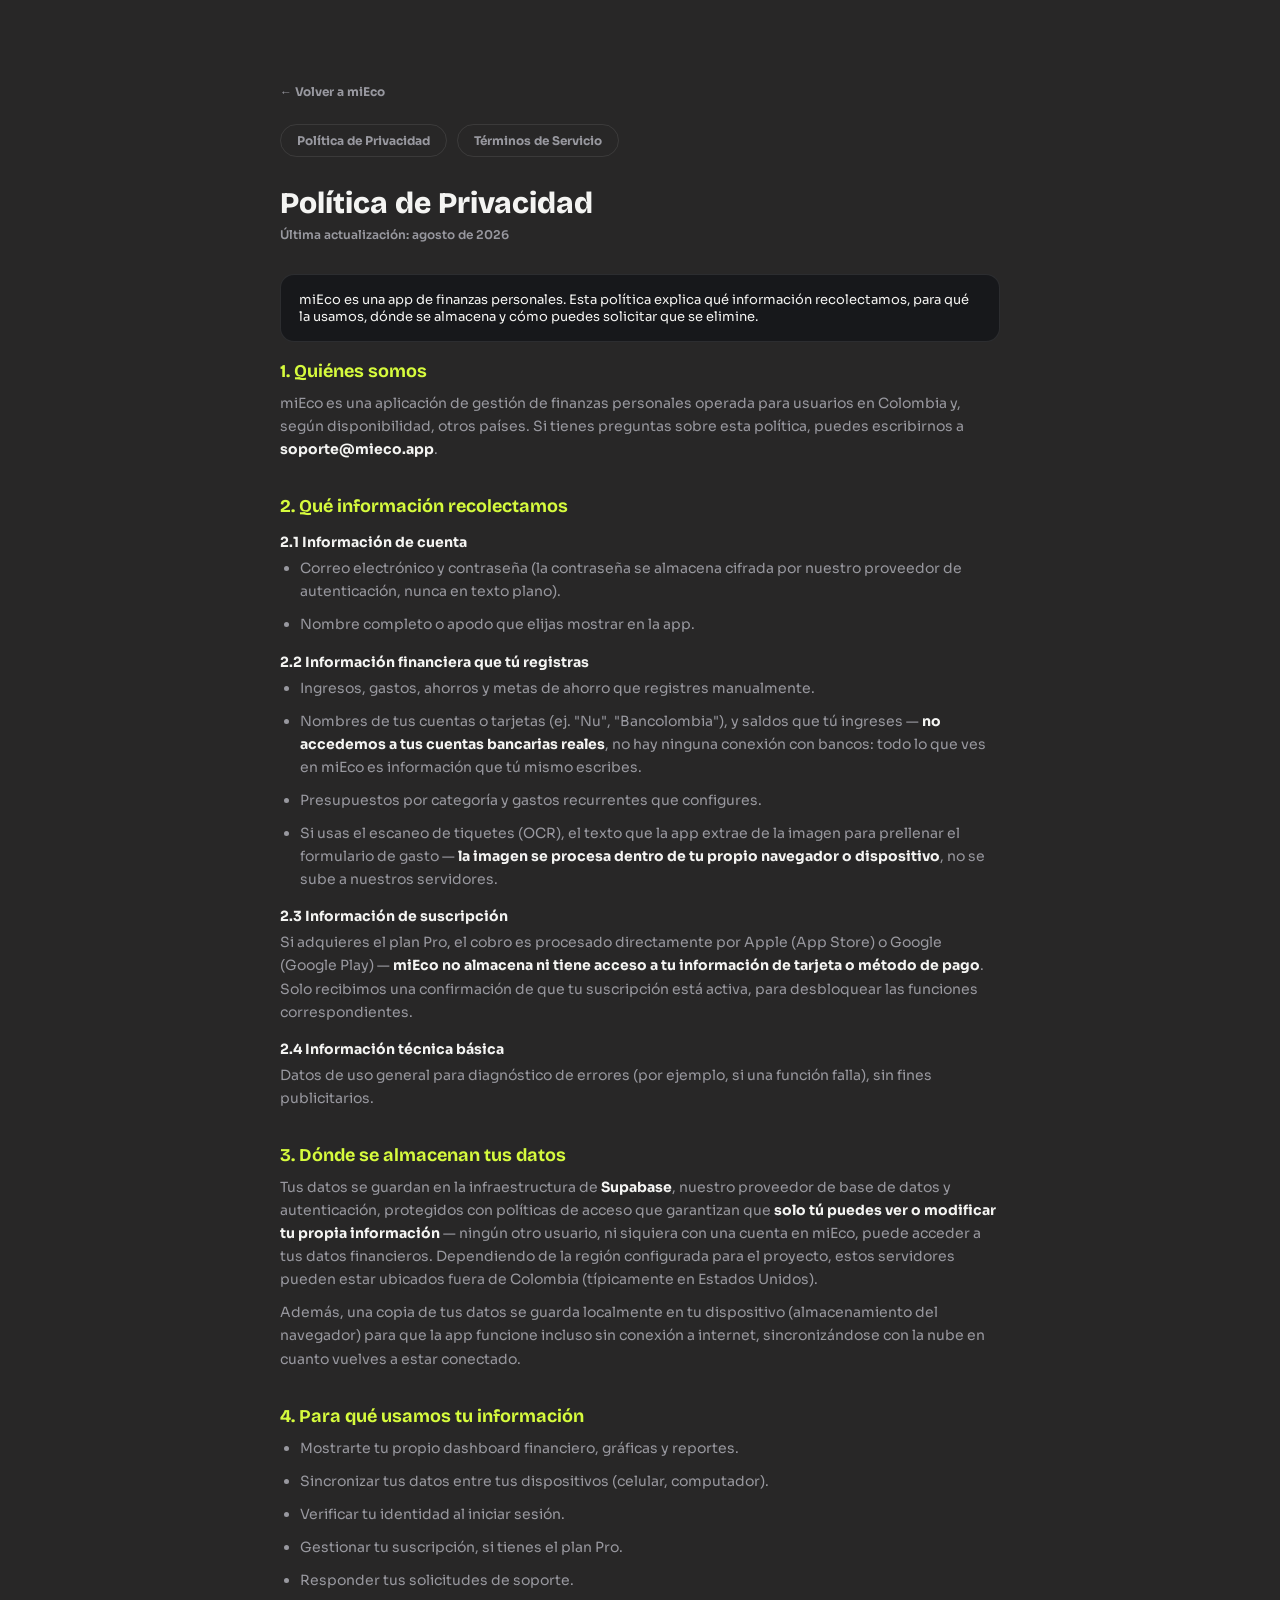
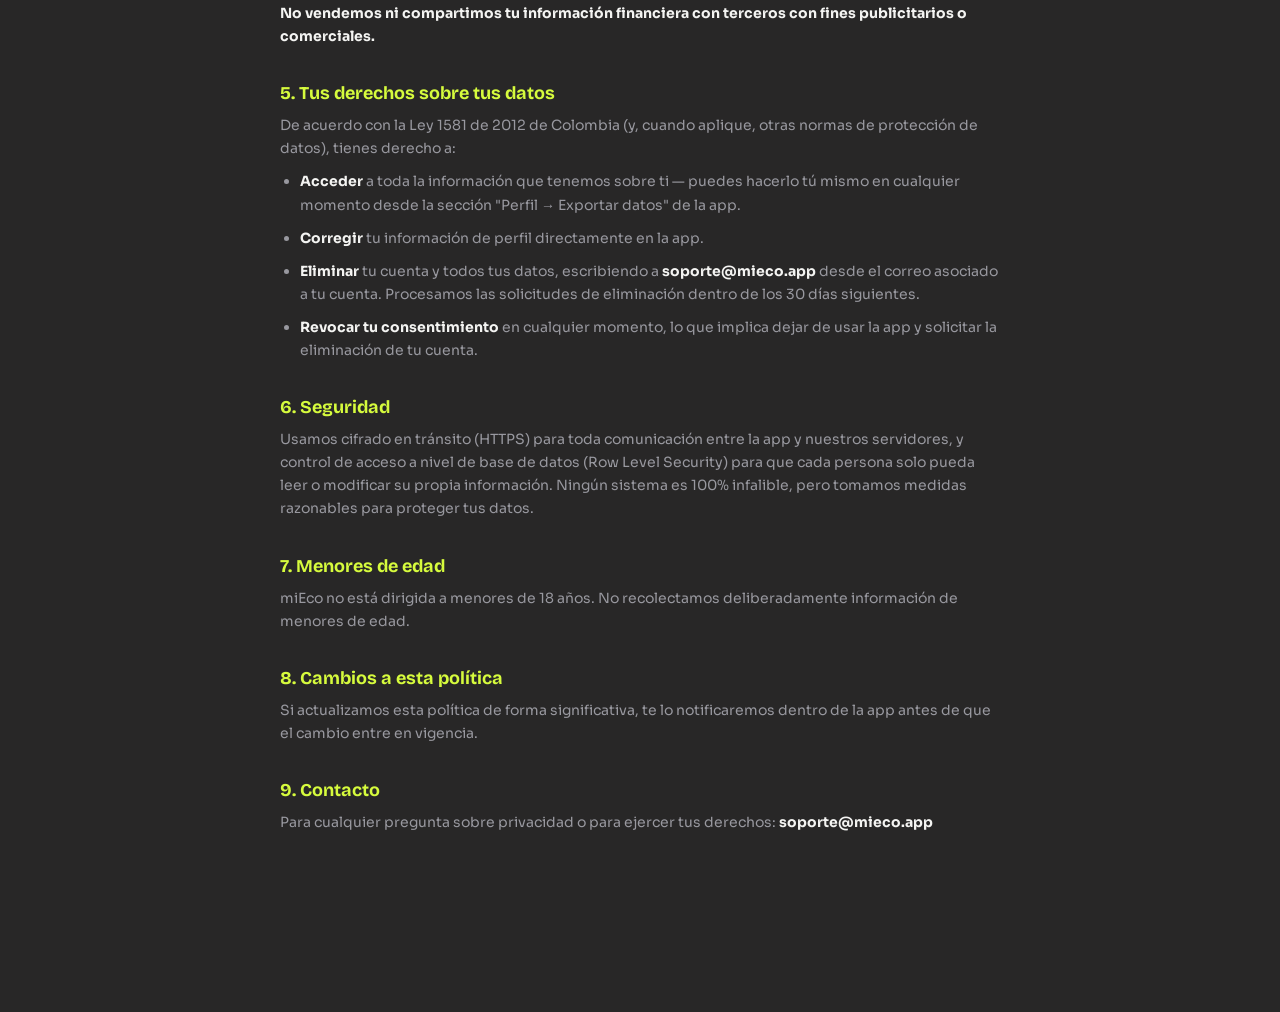
<file: legal.html>
<!DOCTYPE html>
<html lang="es">
<head>
<meta charset="UTF-8">
<meta name="viewport" content="width=device-width, initial-scale=1.0">
<title>miEco — Política de Privacidad y Términos de Servicio</title>
<link rel="preconnect" href="https://fonts.googleapis.com">
<link href="https://fonts.googleapis.com/css2?family=Sora:wght@400;600;700;800&family=Bricolage+Grotesque:wght@700;800&display=swap" rel="stylesheet">
<link rel="stylesheet" href="styles.css?v=25">
<style>
  .legal-wrap { max-width: 760px; margin: 0 auto; padding: 48px 20px 80px; color: var(--text); }
  .legal-nav { display: flex; gap: 10px; margin-bottom: 28px; flex-wrap: wrap; }
  .legal-nav a { padding: 8px 16px; border: 1px solid var(--line); border-radius: 999px; color: var(--sub); font: 700 12px 'Sora'; text-decoration: none; }
  .legal-nav a:hover, .legal-nav a.active { color: var(--ink); background: var(--lime); border-color: var(--lime); }
  .legal-wrap h1 { font: 800 30px 'Bricolage Grotesque'; margin-bottom: 6px; }
  .legal-updated { color: var(--sub); font-size: 12px; font-weight: 600; margin-bottom: 32px; }
  .legal-section { margin-bottom: 34px; }
  .legal-section h2 { font: 700 18px 'Bricolage Grotesque'; margin-bottom: 10px; color: var(--lime); }
  .legal-section h3 { font: 700 14px 'Sora'; margin: 16px 0 6px; color: var(--text); }
  .legal-section p, .legal-section li { font: 400 14px/1.65 'Sora'; color: var(--sub); margin-bottom: 10px; }
  .legal-section strong { color: var(--text); }
  .legal-section ul { padding-left: 20px; margin-bottom: 10px; }
  .legal-back { display: inline-block; margin-bottom: 24px; color: var(--sub); font: 700 12px 'Sora'; text-decoration: none; }
  .legal-back:hover { color: var(--lime); }
  .legal-callout { padding: 16px 18px; border: 1px solid var(--line); border-radius: 14px; background: var(--panel); margin-bottom: 18px; }
  .legal-callout p { margin: 0; color: var(--text); font-size: 13px; }
  #terminos { display: none; }
  body.show-terminos #terminos { display: block; }
  body.show-terminos #privacidad { display: none; }
</style>
</head>
<body style="background: var(--page);">
<div class="legal-wrap">
  <a class="legal-back" href="index.html">← Volver a miEco</a>
  <nav class="legal-nav">
    <a href="#privacidad" onclick="document.body.classList.remove('show-terminos')" class="nav-privacidad">Política de Privacidad</a>
    <a href="#terminos" onclick="document.body.classList.add('show-terminos')" class="nav-terminos">Términos de Servicio</a>
  </nav>

  <section id="privacidad">
    <h1>Política de Privacidad</h1>
    <div class="legal-updated">Última actualización: agosto de 2026</div>

    <div class="legal-callout">
      <p>miEco es una app de finanzas personales. Esta política explica qué información recolectamos, para qué la usamos, dónde se almacena y cómo puedes solicitar que se elimine.</p>
    </div>

    <div class="legal-section">
      <h2>1. Quiénes somos</h2>
      <p>miEco es una aplicación de gestión de finanzas personales operada para usuarios en Colombia y, según disponibilidad, otros países. Si tienes preguntas sobre esta política, puedes escribirnos a <strong>soporte@mieco.app</strong>.</p>
    </div>

    <div class="legal-section">
      <h2>2. Qué información recolectamos</h2>
      <h3>2.1 Información de cuenta</h3>
      <ul>
        <li>Correo electrónico y contraseña (la contraseña se almacena cifrada por nuestro proveedor de autenticación, nunca en texto plano).</li>
        <li>Nombre completo o apodo que elijas mostrar en la app.</li>
      </ul>
      <h3>2.2 Información financiera que tú registras</h3>
      <ul>
        <li>Ingresos, gastos, ahorros y metas de ahorro que registres manualmente.</li>
        <li>Nombres de tus cuentas o tarjetas (ej. "Nu", "Bancolombia"), y saldos que tú ingreses — <strong>no accedemos a tus cuentas bancarias reales</strong>, no hay ninguna conexión con bancos: todo lo que ves en miEco es información que tú mismo escribes.</li>
        <li>Presupuestos por categoría y gastos recurrentes que configures.</li>
        <li>Si usas el escaneo de tiquetes (OCR), el texto que la app extrae de la imagen para prellenar el formulario de gasto — <strong>la imagen se procesa dentro de tu propio navegador o dispositivo</strong>, no se sube a nuestros servidores.</li>
      </ul>
      <h3>2.3 Información de suscripción</h3>
      <p>Si adquieres el plan Pro, el cobro es procesado directamente por Apple (App Store) o Google (Google Play) — <strong>miEco no almacena ni tiene acceso a tu información de tarjeta o método de pago</strong>. Solo recibimos una confirmación de que tu suscripción está activa, para desbloquear las funciones correspondientes.</p>
      <h3>2.4 Información técnica básica</h3>
      <p>Datos de uso general para diagnóstico de errores (por ejemplo, si una función falla), sin fines publicitarios.</p>
    </div>

    <div class="legal-section">
      <h2>3. Dónde se almacenan tus datos</h2>
      <p>Tus datos se guardan en la infraestructura de <strong>Supabase</strong>, nuestro proveedor de base de datos y autenticación, protegidos con políticas de acceso que garantizan que <strong>solo tú puedes ver o modificar tu propia información</strong> — ningún otro usuario, ni siquiera con una cuenta en miEco, puede acceder a tus datos financieros. Dependiendo de la región configurada para el proyecto, estos servidores pueden estar ubicados fuera de Colombia (típicamente en Estados Unidos).</p>
      <p>Además, una copia de tus datos se guarda localmente en tu dispositivo (almacenamiento del navegador) para que la app funcione incluso sin conexión a internet, sincronizándose con la nube en cuanto vuelves a estar conectado.</p>
    </div>

    <div class="legal-section">
      <h2>4. Para qué usamos tu información</h2>
      <ul>
        <li>Mostrarte tu propio dashboard financiero, gráficas y reportes.</li>
        <li>Sincronizar tus datos entre tus dispositivos (celular, computador).</li>
        <li>Verificar tu identidad al iniciar sesión.</li>
        <li>Gestionar tu suscripción, si tienes el plan Pro.</li>
        <li>Responder tus solicitudes de soporte.</li>
      </ul>
      <p><strong>No vendemos ni compartimos tu información financiera con terceros con fines publicitarios o comerciales.</strong></p>
    </div>

    <div class="legal-section">
      <h2>5. Tus derechos sobre tus datos</h2>
      <p>De acuerdo con la Ley 1581 de 2012 de Colombia (y, cuando aplique, otras normas de protección de datos), tienes derecho a:</p>
      <ul>
        <li><strong>Acceder</strong> a toda la información que tenemos sobre ti — puedes hacerlo tú mismo en cualquier momento desde la sección "Perfil → Exportar datos" de la app.</li>
        <li><strong>Corregir</strong> tu información de perfil directamente en la app.</li>
        <li><strong>Eliminar</strong> tu cuenta y todos tus datos, escribiendo a <strong>soporte@mieco.app</strong> desde el correo asociado a tu cuenta. Procesamos las solicitudes de eliminación dentro de los 30 días siguientes.</li>
        <li><strong>Revocar tu consentimiento</strong> en cualquier momento, lo que implica dejar de usar la app y solicitar la eliminación de tu cuenta.</li>
      </ul>
    </div>

    <div class="legal-section">
      <h2>6. Seguridad</h2>
      <p>Usamos cifrado en tránsito (HTTPS) para toda comunicación entre la app y nuestros servidores, y control de acceso a nivel de base de datos (Row Level Security) para que cada persona solo pueda leer o modificar su propia información. Ningún sistema es 100% infalible, pero tomamos medidas razonables para proteger tus datos.</p>
    </div>

    <div class="legal-section">
      <h2>7. Menores de edad</h2>
      <p>miEco no está dirigida a menores de 18 años. No recolectamos deliberadamente información de menores de edad.</p>
    </div>

    <div class="legal-section">
      <h2>8. Cambios a esta política</h2>
      <p>Si actualizamos esta política de forma significativa, te lo notificaremos dentro de la app antes de que el cambio entre en vigencia.</p>
    </div>

    <div class="legal-section">
      <h2>9. Contacto</h2>
      <p>Para cualquier pregunta sobre privacidad o para ejercer tus derechos: <strong>soporte@mieco.app</strong></p>
    </div>
  </section>

  <section id="terminos">
    <h1>Términos de Servicio</h1>
    <div class="legal-updated">Última actualización: agosto de 2026</div>

    <div class="legal-callout">
      <p>Al usar miEco, aceptas estos términos. Léelos con calma — especialmente la sección de suscripciones.</p>
    </div>

    <div class="legal-section">
      <h2>1. Descripción del servicio</h2>
      <p>miEco es una aplicación de gestión de finanzas personales que te permite registrar ingresos, gastos, ahorros, presupuestos y metas financieras. <strong>miEco no es una entidad financiera, no ofrece asesoría financiera profesional, y no está conectada a tus cuentas bancarias reales</strong> — es una herramienta de registro y organización basada en la información que tú mismo ingresas.</p>
    </div>

    <div class="legal-section">
      <h2>2. Cuenta de usuario</h2>
      <ul>
        <li>Debes ser mayor de 18 años para crear una cuenta.</li>
        <li>Eres responsable de mantener la confidencialidad de tu contraseña.</li>
        <li>Eres responsable de la exactitud de la información financiera que registres.</li>
      </ul>
    </div>

    <div class="legal-section">
      <h2>3. Planes y suscripciones</h2>
      <h3>3.1 Plan gratuito</h3>
      <p>Incluye funciones básicas de registro con límites (una cuenta en la billetera, sin escaneo de tiquetes, sin presupuestos por categoría ni exportación por rango de fechas).</p>
      <h3>3.2 Plan Pro (suscripción)</h3>
      <p>Desbloquea todas las funciones de la app mediante un cobro <strong>recurrente y auto-renovable</strong>, mensual o anual según el plan que elijas al momento de suscribirte.</p>
      <ul>
        <li><strong>Auto-renovación:</strong> tu suscripción se renueva automáticamente al final de cada período (mes o año), a menos que la canceles antes de la fecha de renovación.</li>
        <li><strong>Cobro:</strong> el pago se procesa a través de tu cuenta de App Store o Google Play — miEco no gestiona directamente tu información de pago.</li>
        <li><strong>Cancelación:</strong> puedes cancelar en cualquier momento desde la configuración de tu cuenta de Apple o Google (Ajustes → Suscripciones). Al cancelar, conservas el acceso Pro hasta el final del período ya pagado.</li>
        <li><strong>Reembolsos:</strong> los reembolsos se rigen por las políticas de Apple o Google, según donde hayas adquirido la suscripción — miEco no procesa reembolsos directamente.</li>
        <li><strong>Cambios de precio:</strong> si en el futuro cambiamos el precio de la suscripción, te notificaremos con anticipación antes de que el nuevo precio te sea cobrado.</li>
      </ul>
    </div>

    <div class="legal-section">
      <h2>4. Uso aceptable</h2>
      <p>No puedes usar miEco para actividades ilegales, intentar acceder a cuentas de otros usuarios, ni realizar ingeniería inversa de la aplicación.</p>
    </div>

    <div class="legal-section">
      <h2>5. Limitación de responsabilidad</h2>
      <p><strong>miEco es una herramienta de organización, no un asesor financiero.</strong> Las decisiones financieras que tomes basándote en la información mostrada en la app son tu responsabilidad. No garantizamos que la app esté libre de errores en todo momento, aunque trabajamos activamente para corregirlos. En la medida permitida por la ley, miEco no será responsable por pérdidas financieras derivadas del uso de la aplicación.</p>
    </div>

    <div class="legal-section">
      <h2>6. Disponibilidad del servicio</h2>
      <p>Hacemos nuestro mejor esfuerzo para mantener la app disponible, pero puede haber interrupciones por mantenimiento o causas fuera de nuestro control (por ejemplo, de nuestro proveedor de infraestructura).</p>
    </div>

    <div class="legal-section">
      <h2>7. Terminación de cuenta</h2>
      <p>Puedes eliminar tu cuenta en cualquier momento escribiendo a soporte. Nos reservamos el derecho de suspender cuentas que violen estos términos.</p>
    </div>

    <div class="legal-section">
      <h2>8. Ley aplicable</h2>
      <p>Estos términos se rigen por las leyes de la República de Colombia.</p>
    </div>

    <div class="legal-section">
      <h2>9. Contacto</h2>
      <p><strong>soporte@mieco.app</strong></p>
    </div>
  </section>
</div>
<script>
  if (window.location.hash === '#terminos') document.body.classList.add('show-terminos');
</script>
</body>
</html>
</file>
<file: styles.css>
:root {
  --page: #282727;
  --card: #0B0B0C;
  --panel: #17181B;
  --panel-line: rgba(255,255,255,.09);
  --lime: #D6FB3D;
  --purple: #8C6BFF;
  --fuchsia: #F20F72;
  --white-card: #FFFFFF;
  --ink: #141414;
  --text: #F4F4F2;
  --sub: #98989F;
  --line: rgba(255,255,255,.09);
  --line-onlight: rgba(16,16,18,.10);
  --available: var(--lime);
  --expense: #FFFFFF;
  --tithe: var(--purple);
}

* { box-sizing: border-box; margin: 0; padding: 0; }

/* Busca el selector * { ... } y añade esto abajo */
button:focus-visible, input:focus-visible, select:focus-visible {
    outline: 2px solid var(--lime);
    outline-offset: 3px;
}

html { overflow-x: hidden; }

body {
  min-height: 100vh;
  overflow-x: hidden;
  padding: 32px 20px 64px;
  color: var(--text);
  font-family: 'Sora', sans-serif;
  background: var(--page);
}

.wrap { width: 100%; max-width: 1440px; margin: auto; }
.card { background: var(--card); color: var(--text); border-radius: 32px; padding: 20px; box-shadow: 0 30px 70px rgba(0,0,0,.35); width: 100%; }

/* Visibilidad de vistas */
.hidden { display: none !important; }

/* PANTALLA DE AUTENTICACIÓN */
.auth-wrapper {
  display: flex;
  align-items: stretch;
  justify-content: center;
  position: fixed;
  inset: 20px;
  gap: 24px;
}

.auth-visual {
  display: flex;
  flex: 1;
  flex-direction: column;
  align-items: center;
  justify-content: flex-end;
  padding: 48px 32px;
  border-radius: 32px;
  background: radial-gradient(120% 90% at 50% 0%, #eaffb0 0%, var(--lime) 32%, #1c2b06 72%, #0b0b0c 100%);
  text-align: center;
}
.auth-visual-mark { font-size: 46px; margin-bottom: 16px; filter: drop-shadow(0 4px 10px rgba(0,0,0,.35)); }
.auth-visual h2 { font: 800 26px 'Bricolage Grotesque'; color: #fff; margin-bottom: 8px; }
.auth-visual p { max-width: 260px; color: rgba(255,255,255,.75); font-size: 13px; line-height: 1.5; }

.auth-card {
  flex: 1;
  display: flex;
  flex-direction: column;
  justify-content: center;
  padding: 20px 12px;
  color: var(--text);
  overflow-y: auto;
}

.auth-tabs {
  display: flex;
  gap: 8px;
  background: var(--card);
  padding: 5px;
  border-radius: 999px;
  margin-bottom: 28px;
}

.auth-tab {
  flex: 1;
  padding: 11px;
  border: 0;
  border-radius: 999px;
  background: transparent;
  color: var(--sub);
  font: 700 12px 'Sora', sans-serif;
  cursor: pointer;
  transition: background .2s ease, color .2s ease;
}

.auth-tab.active {
  background: linear-gradient(145deg, #efffa5 0%, var(--lime) 55%, #9fd900 100%);
  color: var(--ink);
  box-shadow: 0 0 14px rgba(214,251,61,.2);
}

.auth-social { display: flex; gap: 10px; }
.social-btn { display: flex; flex: 1; align-items: center; justify-content: center; gap: 8px; padding: 11px; border: 1px solid rgba(255,255,255,.16); border-radius: 12px; background: var(--white-card); color: var(--ink); font: 700 12px 'Sora'; cursor: pointer; }
.social-btn:hover { background: #f0f0ec; }
.social-btn svg { width: 16px; height: 16px; flex: none; }

.auth-divider { display: flex; align-items: center; gap: 10px; color: var(--sub); font-size: 11px; text-transform: lowercase; }
.auth-divider::before, .auth-divider::after { content: ''; flex: 1; height: 1px; background: var(--line); }

.auth-switch { margin-top: 6px; color: var(--sub); font-size: 12px; text-align: center; }
.auth-switch button { padding: 0; border: 0; background: transparent; color: var(--lime); font: 700 12px 'Sora'; text-decoration: underline; cursor: pointer; }
.auth-switch button:hover { color: #fff; }

.auth-form {
  display: grid;
  gap: 16px;
}

.auth-form h2 {
  font-size: 24px;
  font-family: 'Bricolage Grotesque', sans-serif;
  letter-spacing: -.5px;
}

.auth-sub {
  color: var(--sub);
  font-size: 12px;
  margin-top: -8px;
  margin-bottom: 6px;
  line-height: 1.4;
}

.auth-form label {
  display: grid;
  gap: 6px;
  color: var(--sub);
  font-size: 11px;
  font-weight: 700;
}

.auth-form input {
  width: 100%;
  padding: 12px 14px;
  border: 1px solid rgba(255,255,255,0.16);
  border-radius: 12px;
  background: var(--white-card);
  color: var(--ink);
  font: inherit;
}

.full-btn {
  width: 100%;
  margin-top: 10px;
  justify-content: center;
  padding: 14px;
}

.link-btn {
  margin-top: 4px;
  padding: 6px;
  border: 0;
  background: transparent;
  color: var(--sub);
  font: 600 11px 'Sora';
  text-decoration: underline;
  cursor: pointer;
  text-align: center;
}
.link-btn:hover { color: var(--lime); }

.auth-feedback {
  margin-top: 18px;
  font-size: 12px;
  text-align: center;
  border-radius: 10px;
  padding: 8px;
  line-height: 1.4;
}
.auth-feedback.error { color: var(--fuchsia); background: rgba(242,15,114,0.1); }
.auth-feedback.success { color: var(--lime); background: rgba(214,251,61,0.1); }

/* Header y ticker */
.topbar { display: flex; gap: 16px; align-items: center; margin-bottom: 20px; flex-wrap: wrap; }
.logo { display: flex; flex-direction: column; min-width: 140px; line-height: 1; padding-right: 10px; }
.logo b, h1, h2, h3, .t { font-family: 'Bricolage Grotesque', sans-serif; }
.logo b { font-size: 28px; font-weight: 800; letter-spacing: -.5px; color: var(--lime); }
.logo span { margin-top: 6px; color: var(--sub); font-size: 9px; letter-spacing: 1.5px; text-transform: uppercase; }

/* Ticker responsivo */
.ticker { 
  flex: 1; 
  min-width: 0; 
  width: 100%;
  max-width: 100%;
  overflow: hidden; 
  padding: 14px 0; 
  border-radius: 999px; 
  background: var(--panel); 
  text-align: center; 
}
.ticker-track { display: flex; gap: 48px; width: max-content; white-space: nowrap; animation: scroll 26s linear infinite; }
.ticker-track span { color: var(--lime); font-size: 13px; font-weight: 700; }
.ticker-track span::after { content: '◆'; margin-left: 48px; color: var(--purple); opacity: .8; }
@keyframes scroll { to { transform: translateX(-50%); } }

.topbar-actions { display: flex; align-items: center; gap: 8px; flex: none; flex-wrap: wrap; }
.toggle { display: flex; justify-content: center; gap: 8px; align-items: center; padding: 12px 18px; border: 0; border-radius: 999px; background: linear-gradient(145deg, #363840 0%, var(--panel) 60%, #080809 100%); color: #fff; cursor: pointer; font: 600 12px 'Sora'; white-space: nowrap; box-shadow: 0 0 16px rgba(140,107,255,.14); }
.user-greeting { display: flex; align-items: center; gap: 6px; padding: 12px 18px; border-radius: 999px; background: linear-gradient(145deg, #363840 0%, var(--panel) 60%, #080809 100%); color: var(--text); font: 600 12px 'Sora'; white-space: nowrap; box-shadow: 0 0 16px rgba(140,107,255,.14); }
.user-greeting span { max-width: 140px; overflow: hidden; color: var(--lime); font-weight: 700; text-overflow: ellipsis; white-space: nowrap; }

/* Selector de Período y Día Actual */
.period-line-header {
  display: flex;
  align-items: center;
  justify-content: space-between;
  gap: 12px;
  margin-bottom: 20px;
}

.period-btn {
  display: inline-flex;
  align-items: center;
  gap: 8px;
  margin-bottom: 0;
  padding: 8px 16px;
  border: 1px solid var(--line);
  border-radius: 999px;
  background: var(--panel);
  color: var(--text);
  font: 700 12px 'Sora', sans-serif;
  cursor: pointer;
  transition: all .2s ease;
}

.period-btn:hover {
  border-color: var(--lime);
  color: var(--lime);
  background: rgba(214, 251, 61, 0.05);
}

.period-chevron {
  font-size: 10px;
  color: var(--sub);
  transition: transform .2s ease;
}

.period-btn:hover .period-chevron {
  color: var(--lime);
}

.today-badge {
  display: inline-flex;
  align-items: center;
  justify-content: center;
  padding: 6px 14px;
  border-radius: 999px;
  background: var(--card);
  border: 1px solid rgba(255, 255, 255, 0.12);
  color: var(--lime);
  font: 700 12px/1 'Sora', sans-serif;
  letter-spacing: 0.5px;
  box-shadow: 0 2px 8px rgba(0,0,0,0.2);
}

/* Layout general y navegación lateral */
.app-layout { display: grid; grid-template-columns: 76px 1fr; gap: 16px; }
.sidebar { display: flex; flex-direction: column; justify-content: space-between; align-items: center; gap: 12px; padding: 6px 0; }
.sidebar-top, .sidebar-bottom { display: flex; flex-direction: column; align-items: center; gap: 12px; }
.navcard-logout { background: linear-gradient(145deg, #ff6b9d 0%, var(--fuchsia) 55%, #a80a4c 100%); color: #fff; }
.navcard { display: flex; align-items: center; justify-content: center; width: 58px; height: 58px; padding: 0; border: 0; border-radius: 14px; cursor: pointer; font-size: 19px; background: var(--panel); color: #fff; transition: background .15s ease, color .15s ease, box-shadow .15s ease, transform .15s ease; }
.navcard:hover { transform: translateY(-2px); }
.navcard.active, .nc-blue.active, .nc-yellow.active, .nc-orange.active, .nc-green.active { background: linear-gradient(145deg, #efffa5 0%, var(--lime) 55%, #78aa00 100%); color: var(--ink); box-shadow: 0 0 20px rgba(214,251,61,.28); }
.nc-blue, .nc-yellow, .nc-orange, .nc-green { background: linear-gradient(145deg, #292a30 0%, var(--panel) 55%, #080809 100%); color: #fff; }

/* Vistas */
.views { min-width: 0; width: 100%; }
.view { display: none; width: 100%; }
.view.active { display: block; }

.balance-card { display: flex; min-height: 178px; flex-direction: column; justify-content: center; padding: 28px 34px; border-radius: 22px; background: linear-gradient(110deg, #efffa5 0%, var(--lime) 55%, #9fd900 100%); color: var(--ink); box-shadow: 0 0 34px rgba(214,251,61,.18); }
.balance-label { font-size: 13px; font-weight: 700; }
.balance-value { margin-top: 10px; font: 700 64px/1 'Bricolage Grotesque'; letter-spacing: -2px; word-break: break-word; }
.balance-caption { margin-top: 10px; font-size: 11px; font-weight: 600; opacity: .68; }

.cards-panel { display: flex; flex-direction: column; flex: 1; width: 100%; margin-bottom: 0; padding: 20px; border: 1px solid var(--line); border-radius: 22px; background: var(--panel); }
.cards-panel-heading { display: flex; align-items: center; justify-content: space-between; gap: 14px; margin-bottom: 14px; }
.section-kicker { color: var(--lime); font-size: 10px; font-weight: 700; letter-spacing: 1px; text-transform: uppercase; }
.cards-panel-heading h2 { margin-top: 3px; font-size: 23px; }
.cards-hint { color: var(--sub); font-size: 10px; }
.cards-stack { position: relative; height: 200px; touch-action: pan-y; user-select: none; }
.wallet-card { display: flex; position: absolute; left: 0; right: 0; bottom: 0; flex-direction: column; justify-content: space-between; height: 134px; padding: 18px 22px; border: 1px solid rgba(255,255,255,.16); border-radius: 26px; background: var(--card-gradient); color: #fff; cursor: grab; text-align: left; box-shadow: 0 16px 30px rgba(0,0,0,.32); transform: translateY(calc(var(--pos, 0) * -17px)) scale(calc(1 - var(--pos, 0) * .05)); transform-origin: center bottom; filter: brightness(calc(1 - var(--pos, 0) * .08)); transition: transform .38s cubic-bezier(.22,.61,.36,1), filter .3s ease, box-shadow .3s ease; touch-action: none; }
.wallet-card::before { content: ''; position: absolute; inset: 0; border-radius: inherit; background: linear-gradient(160deg, rgba(255,255,255,.3), rgba(255,255,255,0) 48%); pointer-events: none; }
.wallet-card:active { cursor: grabbing; }
.wallet-card.is-dragging { cursor: grabbing; transition: none; z-index: 100 !important; }
.wallet-top { display: flex; position: relative; z-index: 1; align-items: flex-start; justify-content: space-between; gap: 10px; }
.wallet-bottom { display: flex; position: relative; z-index: 1; flex-direction: row; align-items: flex-end; justify-content: space-between; gap: 10px; }
.wallet-balance-col { display: flex; flex-direction: column; min-width: 0; }
.wallet-last4 { flex: 0 0 auto; margin-right: 54px; color: rgba(255,255,255,.65); font-size: 11px; font-weight: 600; letter-spacing: .5px; white-space: nowrap; }
.wallet-network { position: absolute; right: 20px; bottom: 16px; z-index: 2; width: 40px; height: auto; pointer-events: none; filter: drop-shadow(0 2px 4px rgba(0,0,0,.25)); }
.wallet-name { display: block; font: 700 18px 'Bricolage Grotesque'; }
.wallet-balance { display: block; font: 700 29px 'Bricolage Grotesque'; letter-spacing: -1px; }
.wallet-spent { display: block; margin-top: 4px; color: rgba(255,255,255,.72); font-size: 10px; }
.wallet-edit { display: grid; flex: 0 0 auto; width: 28px; height: 28px; place-items: center; border-radius: 8px; background: rgba(0,0,0,.24); font-size: 19px; }
.wallet-currency-tag { display: inline-block; margin-left: 8px; padding: 2px 7px; border-radius: 999px; background: rgba(255,255,255,.22); font-size: 9px; font-weight: 700; letter-spacing: .4px; vertical-align: middle; }

.top-row { display: grid; grid-template-columns: minmax(0, 1fr) minmax(260px, .42fr); gap: 16px; align-items: stretch; margin-bottom: 16px; }
.left-col { display: flex; flex-direction: column; gap: 16px; min-width: 0; }
.top-side { display: flex; flex-direction: column; gap: 16px; }
.content { display: flex; min-height: 0; flex: 1; flex-direction: column; padding: 26px; border: 1px solid var(--line); border-radius: 22px; background: rgba(23,24,27,.72); backdrop-filter: blur(20px); -webkit-backdrop-filter: blur(20px); color: var(--text); }

.quick-actions { display: grid; grid-template-columns: 1fr 1fr; gap: 12px; margin-bottom: 0; }
.goal-card, .income-card { min-width: 0; min-height: 154px; padding: 18px; border-radius: 18px; }
.goal-card { position: relative; overflow: hidden; background: linear-gradient(145deg, #2b2d31 0%, var(--panel) 58%, #0c0c0d 100%); color: var(--text); box-shadow: 0 0 24px rgba(214,251,61,.08); }
.income-card { background: linear-gradient(145deg, #2b2d31 0%, var(--panel) 58%, #0c0c0d 100%); color: var(--text); box-shadow: 0 0 24px rgba(140,107,255,.12); }
.goal-card > * { position: relative; z-index: 1; }
.goal-heading { display: flex; align-items: center; justify-content: space-between; gap: 10px; font-size: 12px; font-weight: 700; }
.goal-add { display: grid; width: 32px; height: 32px; flex: 0 0 32px; place-items: center; border: 0; border-radius: 8px; background: linear-gradient(145deg, #efffa5 0%, var(--lime) 55%, #78aa00 100%); color: var(--ink); cursor: pointer; font-size: 22px; line-height: 1; box-shadow: 0 0 15px rgba(214,251,61,.24); }
.income-card .goal-add { background: linear-gradient(145deg, #c6b9ff 0%, var(--purple) 55%, #4c32b8 100%); color: #fff; box-shadow: 0 0 15px rgba(140,107,255,.3); }
.goal-value { margin-top: 24px; overflow-wrap: anywhere; font: 700 32px/1 'Bricolage Grotesque'; letter-spacing: -1px; }
.goal-track { position: absolute; z-index: 0; inset: 0; height: auto; margin: 0; overflow: hidden; border-radius: 0; background: transparent; }
.goal-track i { display: block; width: 0; height: 100%; border-radius: 0; background: var(--lime); opacity: .1; transition: width .25s ease; }
.goal-caption, .income-card-caption { margin-top: 8px; font-size: 10px; font-weight: 600; }
.goal-caption { color: #b0b0b5; opacity: .9; }
.income-card-value { margin-top: 24px; color: var(--lime); font: 700 32px/1 'Bricolage Grotesque'; letter-spacing: -1px; }
.income-card-caption { color: #b0b0b5; }

.goals-grid {
    display: grid;
    grid-template-columns: repeat(auto-fill, minmax(150px, 1fr));
    gap: 12px;
    margin-top: 15px;
}

.goal-mini-card {
    background: var(--card);
    padding: 12px;
    border-radius: 16px;
    border: 1px solid var(--line);
}

.goal-mini-card h4 { font-size: 12px; margin-bottom: 8px; }
.goal-mini-progress {
    height: 4px;
    background: rgba(255,255,255,0.1);
    border-radius: 999px;
    overflow: hidden;
}

.action-modal { position: fixed; inset: 0; width: calc(100% - 28px); max-width: 420px; margin: auto; padding: 0; border: 1px solid var(--purple); border-radius: 20px; background: var(--panel); color: var(--text); box-shadow: 0 24px 80px rgba(0,0,0,.65); }
.action-modal::backdrop { background: rgba(16,16,18,.72); backdrop-filter: blur(3px); }
.modal-content { display: grid; gap: 14px; padding: 24px; }
.modal-heading { display: flex; align-items: flex-start; justify-content: space-between; gap: 16px; }
.modal-heading h2 { margin-top: 4px; font-size: 25px; }
.modal-kicker { color: var(--lime); font-size: 10px; font-weight: 700; letter-spacing: 1px; text-transform: uppercase; }
.modal-copy { color: var(--sub); font-size: 12px; line-height: 1.5; }
.modal-content label { display: grid; gap: 7px; color: var(--sub); font-size: 11px; font-weight: 700; }
.modal-content input, .modal-content select { width: 100%; padding: 12px; border: 1px solid rgba(255,255,255,.16); border-radius: 10px; background: var(--white-card); color: var(--ink); font: inherit; }
.modal-close { width: 30px; height: 30px; border: 0; border-radius: 50%; background: var(--fuchsia); color: #fff; cursor: pointer; font-size: 22px; line-height: 1; }

.toggle-option {
  display: flex !important;
  align-items: center;
  justify-content: space-between;
  gap: 12px;
  cursor: pointer;
  padding: 8px 0;
}
.toggle-option input[type="checkbox"] {
  width: 20px;
  height: 20px;
  accent-color: var(--lime);
  cursor: pointer;
}

/* Modal Calendario / Selector de Meses */
.calendar-modal { max-width: 380px; }
.calendar-year-nav {
  display: flex;
  align-items: center;
  justify-content: space-between;
  margin: 10px 0 16px;
  padding: 8px 12px;
  background: var(--card);
  border-radius: 12px;
  border: 1px solid var(--line);
}

.calendar-year-title {
  font: 800 20px 'Bricolage Grotesque', sans-serif;
  color: var(--lime);
}

.year-nav-btn {
  width: 32px;
  height: 32px;
  border: 0;
  border-radius: 8px;
  background: var(--panel);
  color: var(--text);
  font-size: 16px;
  cursor: pointer;
  display: flex;
  align-items: center;
  justify-content: center;
  transition: background .2s ease, color .2s ease;
}

.year-nav-btn:hover {
  background: var(--lime);
  color: var(--ink);
}

.calendar-months-grid {
  display: grid;
  grid-template-columns: repeat(3, 1fr);
  gap: 8px;
}

.calendar-month-btn {
  padding: 12px 6px;
  border: 1px solid var(--line);
  border-radius: 12px;
  background: var(--card);
  color: var(--sub);
  font: 700 12px 'Sora', sans-serif;
  cursor: pointer;
  text-align: center;
  transition: all .2s ease;
}

.calendar-month-btn:hover {
  border-color: rgba(255,255,255,0.3);
  color: var(--text);
  background: rgba(255,255,255,0.05);
}

.calendar-month-btn.active {
  background: var(--lime);
  color: var(--ink);
  border-color: var(--lime);
  font-weight: 800;
  box-shadow: 0 0 12px rgba(214,251,61,0.3);
}

/* Gráfico circular (Dona) y leyenda */
.visual { padding: 20px; border: 1px solid var(--line); border-radius: 22px; background: var(--panel); }
.flow-chart { display: flex; flex-direction: column; align-items: center; text-align: center; }
.flow-chart h2 { margin-bottom: 14px; font-size: 20px; }

.pie-area {
  position: relative;
  width: 180px;
  height: 180px;
  margin: 0 auto;
}

.pie {
  width: 100%;
  height: 100%;
  overflow: visible;
}

.pie-center-hole {
  position: absolute;
  top: 50%;
  left: 50%;
  width: 86px;
  height: 86px;
  transform: translate(-50%, -50%);
  background: #141416;
  border-radius: 50%;
  pointer-events: none;
  z-index: 2;
}

.pie-segment {
  cursor: pointer;
  transform-origin: 100px 100px;
  transition: transform 0.25s cubic-bezier(0.175, 0.885, 0.32, 1.275), opacity 0.2s ease, filter 0.2s ease;
}

.pie-area:hover .pie-segment {
  opacity: 0.45;
}

.pie-area:hover .pie-segment:hover {
  opacity: 1;
  transform: scale(1.04);
  filter: drop-shadow(0px 0px 8px rgba(255, 255, 255, 0.25));
}


/* Insignia PRO para botones */
.pro-badge {
    background: linear-gradient(135deg, #FFD700, #FFA500);
    color: #000;
    font-size: 9px;
    font-weight: 800;
    padding: 2px 6px;
    border-radius: 4px;
    margin-left: 6px;
    text-transform: uppercase;
    vertical-align: middle;
}

/* Efecto borroso para secciones PRO bloqueadas */
.pro-locked-section {
    position: relative;
    overflow: hidden;
}

.pro-locked-blur {
    filter: blur(8px);
    pointer-events: none;
    user-select: none;
    opacity: 0.6;
}

.pro-lock-overlay {
    position: absolute;
    inset: 0;
    z-index: 10;
    display: flex;
    flex-direction: column;
    align-items: center;
    justify-content: center;
    background: rgba(23, 24, 27, 0.4);
    border-radius: 22px;
    cursor: pointer;
}

.pro-lock-overlay span {
    background: var(--lime);
    color: var(--ink);
    padding: 8px 16px;
    border-radius: 12px;
    font-weight: 700;
    font-size: 12px;
    box-shadow: 0 4px 15px rgba(214, 251, 61, 0.3);
}


/* Tooltip con indicador de flecha */
.pie-tooltip {
  position: absolute;
  z-index: 10;
  pointer-events: none;
  opacity: 0;
  transform: translate(-50%, -100%) scale(0.9);
  transition: opacity 0.2s ease, transform 0.2s ease;
  background: #101012;
  color: var(--text);
  border: 1px solid rgba(255, 255, 255, 0.2);
  padding: 6px 10px;
  border-radius: 8px;
  font-size: 11px;
  font-weight: 700;
  white-space: nowrap;
  box-shadow: 0 10px 25px rgba(0,0,0,0.5);
  text-align: center;
}

.pie-tooltip::after {
  content: '';
  position: absolute;
  bottom: -6px;
  left: 50%;
  transform: translateX(-50%);
  width: 0;
  height: 0;
  border-left: 6px solid transparent;
  border-right: 6px solid transparent;
  border-top: 6px solid #101012;
}

.pie-tooltip.active {
  opacity: 1;
  transform: translate(-50%, -115%) scale(1);
}

.pie-tooltip strong {
  display: block;
  font-size: 12px;
  color: var(--lime);
}

.flow-total-box {
  margin-top: 16px;
  text-align: center;
}

.flow-total {
  font: 700 28px 'Bricolage Grotesque';
  color: var(--lime);
  line-height: 1.1;
}

.flow-caption {
  color: var(--sub);
  font-size: 10px;
  margin-top: 2px;
}

.sync-badge {
  display: flex;
  align-items: center;
  gap: 8px;
  padding: 6px 12px;
  border-radius: 999px;
  font-size: 10px;
  font-weight: 700;
  text-transform: uppercase;
  letter-spacing: 0.5px;
  background: var(--panel);
  border: 1px solid var(--line);
  transition: all 0.3s ease;
}

.sync-dot {
  width: 8px;
  height: 8px;
  border-radius: 50%;
  background: #ccc;
  box-shadow: 0 0 8px rgba(0,0,0,0.2);
}

/* Estado Online */
.sync-badge.online {
  border-color: rgba(214, 251, 61, 0.3);
  color: var(--lime);
}
.sync-badge.online .sync-dot {
  background: var(--lime);
  box-shadow: 0 0 10px var(--lime);
  animation: pulse-green 2s infinite;
}

/* Estado Offline / Local */
.sync-badge.offline {
  border-color: rgba(242, 15, 114, 0.3);
  color: var(--fuchsia);
}
.sync-badge.offline .sync-dot {
  background: var(--fuchsia);
  box-shadow: none;
}

@keyframes pulse-green {
  0% { opacity: 1; }
  50% { opacity: 0.5; }
  100% { opacity: 1; }
}

.pie-legend { display: flex; flex-wrap: wrap; justify-content: center; gap: 10px; margin-top: 16px; }
.legend-item { display: flex; align-items: center; gap: 6px; color: var(--sub); font-size: 11px; font-weight: 600; }
.legend-dot { width: 8px; height: 8px; border-radius: 50%; }
.available-dot { background: var(--lime); }
.expense-dot { background: #FFFFFF; }
.tithe-dot { background: var(--purple); }
.savings-dot { background: var(--fuchsia); }

/* Stats de resumen de 4 barras */
.stats { display: grid; grid-template-columns: repeat(4, 1fr); gap: 12px; }
.stat { padding: 18px; border-radius: 18px; background: var(--panel); border: 1px solid var(--line); }
.stat .label { font-size: 11px; font-weight: 700; color: var(--sub); margin-bottom: 6px; }
.stat .value { font: 700 24px 'Bricolage Grotesque'; letter-spacing: -.5px; word-break: break-word; }
.bar-lime { border-left: 4px solid var(--lime); }
.bar-white { border-left: 4px solid #FFFFFF; }
.bar-purple { border-left: 4px solid var(--purple); }
.bar-fuchsia { border-left: 4px solid var(--fuchsia); }

/* Lista de ingresos */
.income-list { display: flex; flex-direction: column; gap: 8px; margin-top: 16px; max-height: 220px; overflow-y: auto; }
.entry { display: flex; align-items: center; justify-content: space-between; padding: 10px 14px; border-radius: 12px; background: var(--card); border: 1px solid var(--line); font-size: 12px; }
.entry span { display: flex; align-items: center; gap: 8px; font-weight: 600; }
.entry small { color: var(--sub); font-size: 10px; font-weight: 400; }
.entry strong { color: var(--lime); font-family: 'Bricolage Grotesque'; font-size: 15px; }

.remove { background: transparent; border: 0; color: var(--sub); cursor: pointer; font-size: 16px; padding: 2px 6px; border-radius: 4px; transition: color .15s, background .15s; }
.remove:hover { color: var(--fuchsia); background: rgba(242,15,114,0.12); }

/* Vistas: Gastos, Diezmo, Frecuencia, Ahorro */
.view-heading { display: flex; align-items: flex-start; justify-content: space-between; gap: 16px; margin-bottom: 20px; flex-wrap: wrap; }
.view-heading h1 { font-size: 32px; letter-spacing: -1px; margin-top: 4px; }
.lead { color: var(--sub); font-size: 13px; margin-top: 4px; }
.view-total { text-align: right; background: var(--panel); padding: 12px 20px; border-radius: 16px; border: 1px solid var(--line); }
.view-total span { display: block; color: var(--sub); font-size: 10px; font-weight: 700; text-transform: uppercase; }
.view-total strong { font: 700 24px 'Bricolage Grotesque'; color: #fff; }
.savings-total-card strong { color: var(--lime); }

.expense-layout { display: grid; grid-template-columns: 1fr minmax(280px, .4fr); gap: 16px; }
.tblcard { padding: 22px; border-radius: 22px; background: var(--panel); border: 1px solid var(--line); margin-top: 20px; margin-bottom: 20px; }
.section-heading { display: flex; align-items: center; justify-content: space-between; margin-bottom: 16px; }
.section-heading h3 { font-size: 18px; }
.tsub { color: #b0b0b5; font-size: 11px; margin-top: 2px; }

.expense-form { display: grid; grid-template-columns: repeat(auto-fit, minmax(140px, 1fr)); gap: 10px; margin-bottom: 16px; }
.expense-form label { display: flex; flex-direction: column; gap: 4px; color: var(--sub); font-size: 10px; font-weight: 700; }
.expense-form input, .expense-form select { width: 100%; padding: 10px; border-radius: 10px; border: 1px solid rgba(255,255,255,0.14); background: var(--white-card); color: var(--ink); font: inherit; font-size: 12px; }

.small-btn { display: inline-flex; align-items: center; justify-content: center; gap: 6px; padding: 10px 16px; border: 0; border-radius: 10px; background: linear-gradient(145deg, #efffa5 0%, var(--lime) 55%, #78aa00 100%); color: var(--ink); font: 700 12px 'Sora'; cursor: pointer; box-shadow: 0 0 12px rgba(214,251,61,.2); transition: transform .15s ease; align-self: flex-end; }
.small-btn:hover { transform: translateY(-1px); }

.expense-list { display: flex; flex-direction: column; gap: 8px; max-height: 280px; overflow-y: auto; margin-bottom: 16px; }
.expense-row { display: flex; align-items: center; justify-content: space-between; padding: 10px 14px; border-radius: 12px; background: var(--card); border: 1px solid var(--line); font-size: 12px; }
.expense-row span { display: flex; flex-direction: column; gap: 2px; font-weight: 600; }
.expense-row small { color: var(--sub); font-size: 10px; font-weight: 400; }
.expense-row strong { font-family: 'Bricolage Grotesque'; font-size: 15px; }

.fixed-row-list { border-left: 3px solid var(--purple); }
.fixed-check { display: flex; align-items: center; gap: 6px; cursor: pointer; font-size: 10px; color: var(--sub); }
.fixed-check input { accent-color: var(--lime); width: 14px; height: 14px; }

.expense-usage { margin-top: 14px; padding-top: 14px; border-top: 1px solid var(--line); }
.progress-label { display: flex; justify-content: space-between; font-size: 11px; font-weight: 700; color: var(--sub); margin-bottom: 6px; }
.progress { height: 8px; border-radius: 999px; background: var(--card); overflow: hidden; }
.progress div { height: 100%; width: 0; background: linear-gradient(90deg, var(--lime), var(--fuchsia)); border-radius: 999px; transition: width .3s ease; }

.category-list { display: flex; flex-direction: column; gap: 12px; }
.category-row { display: flex; flex-direction: column; gap: 4px; }
.category-row div:first-child { display: flex; justify-content: space-between; font-size: 12px; font-weight: 600; }
.category-track { height: 6px; border-radius: 999px; background: var(--card); overflow: hidden; }
.category-track i { display: block; height: 100%; background: var(--purple); border-radius: 999px; }

/* Vista Diezmo */
.tithe-verse { background: var(--panel); border: 1px solid var(--line); padding: 12px 18px; border-radius: 16px; font-family: 'Bricolage Grotesque'; font-size: 15px; color: var(--lime); text-align: right; }
.tithe-verse small { display: block; font-family: 'Sora'; font-size: 10px; color: var(--sub); margin-top: 2px; }
.tithe-focus { max-width: 520px; margin: 20px auto 0; text-align: center; }
.tithe-big { display: flex; flex-direction: column; align-items: center; gap: 10px; margin: 20px 0; }
.tithe-big span { font-size: 13px; font-weight: 700; color: var(--sub); }
.tithe-big strong { font: 800 54px 'Bricolage Grotesque'; color: var(--purple); letter-spacing: -1px; }
.check-label { display: flex; align-items: center; gap: 8px; font-size: 12px; font-weight: 700; cursor: pointer; margin-top: 6px; }
.check-label input { accent-color: var(--purple); width: 16px; height: 16px; }
.mini-note { color: var(--sub); font-size: 11px; margin-bottom: 24px; }
.church-giving { display: flex; align-items: center; justify-content: space-between; text-align: left; padding: 16px; border-radius: 14px; background: var(--card); border: 1px solid var(--line); gap: 12px; flex-wrap: wrap; }
.church-giving strong { display: block; font-size: 13px; }
.church-giving span { display: block; color: var(--sub); font-size: 10px; margin-top: 2px; }
.giving-button { display: inline-flex; align-items: center; gap: 4px; padding: 8px 14px; border-radius: 8px; background: var(--purple); color: #fff; text-decoration: none; font-size: 11px; font-weight: 700; white-space: nowrap; }

/* Vista Frecuencia */
.frequency-card { width: 100%; margin-top: 20px; overflow: hidden; }
.wave-key { display: flex; gap: 16px; font-size: 11px; font-weight: 700; color: var(--sub); }
.wave-key label { display: flex; align-items: center; gap: 6px; cursor: pointer; }
.wave-key input { accent-color: var(--lime); }
.key-income { display: inline-block; width: 12px; height: 3px; background: var(--lime); border-radius: 2px; }
.key-expense { display: inline-block; width: 12px; height: 3px; background: #FFFFFF; border-radius: 2px; }

.wave-chart-container {
  width: 100%;
  overflow-x: auto;
  padding-bottom: 8px;
}
.wave-chart { width: 100%; min-width: 700px; height: auto; display: block; }
.wave-income { fill: none; stroke: var(--lime); stroke-width: 3.5; stroke-linecap: round; stroke-linejoin: round; }
.wave-expense { fill: none; stroke: #FFFFFF; stroke-width: 3.5; stroke-linecap: round; stroke-linejoin: round; }
.wave-axis-line { stroke: #3a3a3f; stroke-width: 1; }
.wave-grid-line { stroke: rgba(255, 255, 255, 0.05); stroke-dasharray: 4 4; stroke-width: 1; }
.wave-label { fill: var(--sub); font-size: 10px; font-weight: 600; font-family: 'Sora', sans-serif; }
.wave-axis-title { fill: var(--lime); font-size: 9px; font-weight: 700; font-family: 'Sora', sans-serif; }

/* Vista Ahorro */
.fixed-expenses { background: var(--card); border-radius: 12px; border: 1px solid var(--line); padding: 14px; margin-bottom: 16px; }
.fixed-heading { display: flex; justify-content: space-between; font-size: 12px; margin-bottom: 8px; }
.fixed-heading span { color: var(--sub); font-size: 10px; }
.fixed-row { display: flex; justify-content: space-between; align-items: center; font-size: 12px; }
.fixed-row span { display: flex; flex-direction: column; font-weight: 600; }
.fixed-row small { color: var(--sub); font-size: 10px; font-weight: 400; }
.fixed-row strong { color: var(--lime); font-family: 'Bricolage Grotesque'; font-size: 16px; }

.empty { color: var(--sub); font-size: 11px; text-align: center; padding: 18px; border: 1px dashed var(--line); border-radius: 12px; }

/* FOOTER */
.app-footer {
  margin-top: 32px;
  padding: 24px 16px 8px;
  border-top: 1px solid var(--line);
  display: flex;
  flex-direction: column;
  align-items: center;
  justify-content: center;
  text-align: center;
  gap: 10px;
  width: 100%;
}

.footer-supabase-info,
.footer-backup-info {
  font-size: 11px;
  line-height: 1.6;
  color: var(--text);
  opacity: 0.45;
  max-width: 780px;
  width: 100%;
  margin: 0 auto;
  transition: opacity 0.2s ease;
}

.app-footer:hover .footer-supabase-info,
.app-footer:hover .footer-backup-info {
  opacity: 0.75;
}

.footer-supabase-info strong,
.footer-backup-info strong {
  color: var(--lime);
  font-weight: 600;
}

.footer-emoji-download {
  display: inline-block;
  font-style: normal;
}

.footer-legal-links { margin-top: 10px; color: var(--sub); font-size: 11px; }
.footer-legal-links a { color: var(--sub); text-decoration: underline; }
.footer-legal-links a:hover { color: var(--lime); }

.auth-legal-links { margin-top: 16px; color: var(--sub); font-size: 11px; text-align: center; line-height: 1.5; }
.auth-legal-links a { color: var(--sub); text-decoration: underline; }
.auth-legal-links a:hover { color: var(--lime); }

/* Perfil / encabezados con "pill" */
.pill { display: inline-flex; align-items: center; gap: 6px; padding: 6px 14px; border: 1px solid var(--line); border-radius: 999px; color: var(--sub); font-size: 11px; font-weight: 700; }

/* Billetera */
.cards-panel-actions { display: flex; align-items: center; gap: 10px; }
.wallet-add-btn { display: grid; flex: 0 0 auto; place-items: center; width: 26px; height: 26px; border: 0; border-radius: 8px; background: linear-gradient(145deg, #efffa5 0%, var(--lime) 55%, #78aa00 100%); color: var(--ink); font-size: 16px; line-height: 1; cursor: pointer; }
.remove-card-btn { justify-self: start; padding: 6px 0; border: 0; background: transparent; color: var(--fuchsia); font: 700 11px 'Sora'; cursor: pointer; }

/* Escaneo de tiquetes (OCR) */
.ocr-scan { display: flex; align-items: center; gap: 10px; margin-bottom: 14px; flex-wrap: wrap; }
.ocr-btn { background: linear-gradient(145deg, #c6b9ff 0%, var(--purple) 55%, #4c32b8 100%); color: #fff; box-shadow: 0 0 12px rgba(140,107,255,.3); }
.ocr-status { color: var(--sub); font-size: 11px; font-weight: 600; margin-left: 12px; display: inline-block; }

/* Gastos recurrentes */
.recurring-check { display: flex !important; align-items: center; gap: 8px; flex-direction: row !important; cursor: pointer; }
.recurring-check input { accent-color: var(--lime); width: 16px; height: 16px; }
.recurring-heading { margin-top: 20px; }
.recurring-list { display: flex; flex-direction: column; gap: 8px; }

/* Presupuestos */
.category-track i.budget-ok, .budget-ok { background: var(--lime); transition: width 0.3s ease; }
.category-track i.budget-warn, .budget-warn { background: #ffbd24; transition: width 0.3s ease; }
.category-track i.budget-danger, .budget-danger { background: var(--fuchsia); transition: width 0.3s ease; }
.budget-row-meta { display: flex; align-items: center; justify-content: space-between; color: var(--sub); font-size: 10px; margin-top: 2px; }
.remove-budget { background: transparent; border: 0; color: var(--sub); font-size: 10px; font-weight: 700; text-decoration: underline; cursor: pointer; }
.remove-budget:hover { color: var(--fuchsia); }

/* Perfil de usuario */
.profile-card { display: grid; gap: 4px; max-width: 480px; }
.profile-row { display: flex; align-items: center; justify-content: space-between; gap: 12px; padding: 14px 0; border-bottom: 1px solid var(--line); font-size: 12px; color: var(--sub); font-weight: 600; }
.profile-row strong { color: var(--text); font-family: 'Bricolage Grotesque'; font-weight: 700; }
.profile-card .small-btn { justify-self: start; margin-top: 14px; }

/* Estilo base para la insignia del plan */
.plan-badge {
  padding: 4px 12px;
  border-radius: 8px;
  font-size: 10px;
  font-weight: 800;
  text-transform: uppercase;
  letter-spacing: 1px;
  display: inline-block;
}

/* Estado Free: Discreto, grisáceo */
.plan-badge.free {
  background: rgba(152, 152, 159, 0.2);
  color: var(--sub);
  border: 1px solid var(--line);
}

/* Estado Pro: Llamativo, color miEco (Lima) */
.plan-badge.pro {
  background: var(--lime);
  color: var(--ink);
  box-shadow: 0 0 15px rgba(214, 251, 61, 0.4);
  border: 1px solid var(--lime);
}

/* Tarjetas de crédito: campos del formulario, deuda en la tarjeta y en el modal */
.credit-fields { display: flex; flex-direction: column; gap: 10px; padding: 12px; border: 1px dashed var(--line); border-radius: 12px; margin-bottom: 4px; }
.credit-fields .modal-copy { margin: 0 0 4px; font-size: 11px; color: #b0b0b5; }
.wallet-debt { display: block; margin-top: 4px; color: #ffb4b4; font-size: 10px; font-weight: 700; }
.credit-debt-line { display: flex; align-items: center; justify-content: space-between; padding: 10px 14px; margin-bottom: 6px; border-radius: 12px; background: rgba(242,15,114,.12); color: #ff8fc0; font-size: 12px; font-weight: 700; }

/* Exportar por rango de meses (Perfil) */
.export-controls { display: grid; grid-template-columns: 1fr 1fr; gap: 10px; }
.export-controls label:last-of-type { grid-column: span 2; }
.export-controls button { grid-column: span 2; }

/* MEDIA QUERIES RESPONSIVAS */
@media (max-width: 1024px) {
  .top-row {
    grid-template-columns: 1fr;
  }
  .expense-layout {
    grid-template-columns: 1fr;
  }
  .stats {
    grid-template-columns: repeat(2, 1fr);
  }
}

@media (max-width: 640px) {
  .auth-wrapper {
    flex-direction: column;
    inset: 12px;
  }
  .auth-visual {
    min-height: 160px;
    padding: 28px 20px;
  }
}

@media (max-width: 768px) {
  .auth-social {
    flex-direction: column;
  }
  body {
    padding: 12px 8px 32px;
  }
  .card {
    padding: 14px;
    border-radius: 20px;
  }
  .topbar {
    flex-direction: column;
    align-items: stretch;
    gap: 12px;
  }
  .logo {
    text-align: center;
    align-items: center;
    padding-right: 0;
  }
  .topbar-actions {
    justify-content: center;
    width: 100%;
  }
  .user-greeting span {
    max-width: 100%;
  }
  .app-layout {
    grid-template-columns: 1fr;
    gap: 16px;
  }
  .sidebar {
    flex-direction: row;
    width: 100%;
    justify-content: space-between;
    overflow-x: auto;
    padding: 4px;
    background: var(--panel);
    border-radius: 16px;
    border: 1px solid var(--line);
  }
  .sidebar-top, .sidebar-bottom {
    flex-direction: row;
    gap: 6px;
  }
  .navcard {
    width: 44px;
    height: 44px;
    font-size: 16px;
    border-radius: 10px;
  }
  .balance-value {
    font-size: 42px;
  }
  .balance-card {
    padding: 20px;
    min-height: auto;
  }
  .quick-actions {
    grid-template-columns: 1fr;
  }
  .stats {
    grid-template-columns: 1fr;
  }
  .view-heading {
    flex-direction: column;
    align-items: stretch;
  }
  .view-heading h1 {
    font-size: 24px;
  }
  .view-total {
    text-align: left;
  }
  .tithe-verse {
    text-align: left;
  }
  .tithe-big strong {
    font-size: 38px;
  }
  .expense-form {
    grid-template-columns: 1fr;
  }
  .export-controls {
    grid-template-columns: 1fr;
  }
  .export-controls label:last-of-type, .export-controls button {
    grid-column: span 1;
  }
  .church-giving {
    flex-direction: column;
    align-items: flex-start;
  }
  .giving-button {
    width: 100%;
    justify-content: center;
  }
  .app-footer {
    padding: 18px 8px 4px;
  }
}

/* --- FASE 2: NOTIFICACIONES Y BANNER --- */
.app-toast-container {
    position: fixed;
    bottom: 24px;
    right: 24px;
    z-index: 9999;
    display: flex;
    flex-direction: column;
    gap: 10px;
    pointer-events: none;
}
.app-toast {
    background: var(--card);
    border-left: 4px solid var(--lime);
    color: var(--text);
    padding: 16px 20px;
    border-radius: 12px;
    box-shadow: 0 10px 30px rgba(0,0,0,0.5);
    display: flex;
    align-items: center;
    gap: 12px;
    min-width: 280px;
    max-width: 400px;
    animation: slideIn 0.3s ease-out forwards;
    pointer-events: auto;
}
.app-toast.error { border-left-color: var(--fuchsia); }
@keyframes slideIn {
    from { transform: translateX(100%); opacity: 0; }
    to { transform: translateX(0); opacity: 1; }
}
.fade-out { opacity: 0; transform: translateY(10px); transition: all 0.5s ease; }

.verify-banner {
    background: var(--fuchsia);
    color: #fff;
    text-align: center;
    padding: 10px;
    font-size: 12px;
    font-weight: 700;
    display: flex;
    justify-content: center;
    align-items: center;
    gap: 15px;
}
.link-btn-white {
    background: rgba(255,255,255,0.2);
    border: 1px solid #fff;
    color: #fff;
    padding: 4px 10px;
    border-radius: 6px;
    cursor: pointer;
    font-size: 11px;
}

.verify-banner {
    background: var(--fuchsia);
    color: #fff;
    text-align: center;
    padding: 12px 20px;
    font-size: 13px;
    font-weight: 700;
    display: flex;
    justify-content: center;
    align-items: center;
    gap: 15px;
    position: sticky;
    top: 0;
    z-index: 10000;
}

.link-btn-white {
    background: rgba(255, 255, 255, 0.2);
    border: 1px solid #fff;
    color: #fff;
    padding: 5px 12px;
    border-radius: 8px;
    cursor: pointer;
    font-family: 'Sora', sans-serif;
    font-size: 11px;
    font-weight: 700;
    transition: background 0.2s;
}

.link-btn-white:hover {
    background: rgba(255, 255, 255, 0.4);
}

/* Para ocultarlo suavemente */
.verify-banner.hidden {
    display: none !important;
}

#passkeySignInBtn svg {
  width: 18px;
  height: 18px;
  stroke: var(--ink);
}


/* Corrección Fase 2: Login Responsive */
.auth-wrapper {
    display: flex;
    flex-direction: column;
    position: absolute;
    inset: 0;
    overflow-y: auto; /* Permite scroll si el contenido no cabe */
    background: var(--page);
}

.auth-visual {
    flex: 0 0 auto; /* No crece, se queda con su tamaño */
    min-height: 200px; /* Reducimos la altura en móviles */
    padding: 30px 20px;
    border-radius: 0 0 32px 32px; /* Redondeamos solo abajo */
}

.auth-card {
    flex: 1 0 auto;
    padding: 20px;
    display: block; /* Cambiamos de flex a block para evitar cortes */
}

.auth-social {
    display: grid; /* Cambiamos a rejilla para que quepan mejor */
    grid-template-columns: 1fr; /* Uno por fila en móviles */
    gap: 10px;
    margin-bottom: 15px;
}

@media (min-width: 768px) {
    .auth-wrapper {
        flex-direction: row;
        position: fixed;
        inset: 20px;
        overflow: hidden;
    }
    .auth-visual {
        flex: 1;
        height: 100%;
        border-radius: 32px;
    }
    .auth-card {
        flex: 1;
        overflow-y: auto;
    }
}

/* Alineación del logo en la barra superior */
.logo-wrapper {
  display: flex;
  align-items: center;
  gap: 10px;
}

.app-logo-img {
  width: 35px; /* Tamaño pequeño para la barra superior */
  height: 35px;
  object-fit: contain;
}

/* Logo grande en la pantalla de inicio de sesión */
.auth-logo-img {
  width: 100px; /* Tamaño más grande para la bienvenida */
  height: 100px;
  margin-bottom: 20px;
  filter: drop-shadow(0 10px 20px rgba(0,0,0,0.2));
  object-fit: contain;
}

/* Ajuste opcional para móviles */
@media (max-width: 768px) {
  .app-logo-img {
    width: 30px;
    height: 30px;
  }
}
</file>
